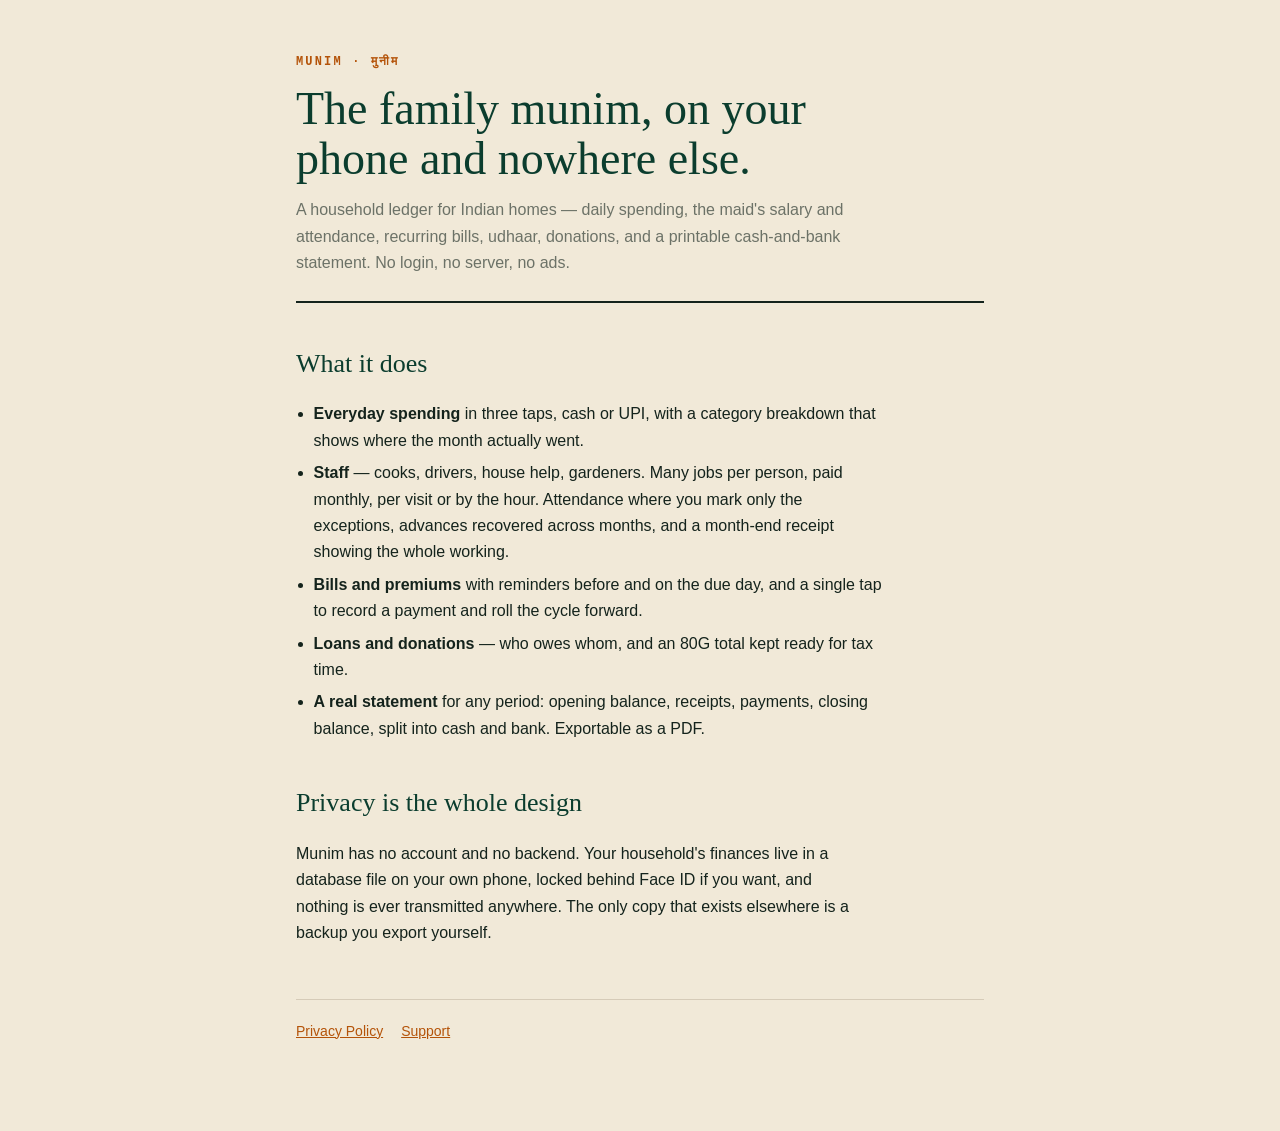
<file: index.html>
<!doctype html>
<html lang="en">
<meta charset="utf-8">
<meta name="viewport" content="width=device-width,initial-scale=1">
<title>Munim — household accounts that never leave your phone</title>
<link rel="stylesheet" href="style.css">
<div class="wrap">
  <header>
    <p class="brand">Munim · मुनीम</p>
    <h1>The family munim, on your phone and nowhere else.</h1>
    <p class="sub">A household ledger for Indian homes — daily spending, the maid's salary and
    attendance, recurring bills, udhaar, donations, and a printable cash-and-bank statement.
    No login, no server, no ads.</p>
  </header>

  <h2>What it does</h2>
  <ul>
    <li><strong>Everyday spending</strong> in three taps, cash or UPI, with a category breakdown
    that shows where the month actually went.</li>
    <li><strong>Staff</strong> — cooks, drivers, house help, gardeners. Many jobs per person, paid
    monthly, per visit or by the hour. Attendance where you mark only the exceptions, advances
    recovered across months, and a month-end receipt showing the whole working.</li>
    <li><strong>Bills and premiums</strong> with reminders before and on the due day, and a single
    tap to record a payment and roll the cycle forward.</li>
    <li><strong>Loans and donations</strong> — who owes whom, and an 80G total kept ready for tax
    time.</li>
    <li><strong>A real statement</strong> for any period: opening balance, receipts, payments,
    closing balance, split into cash and bank. Exportable as a PDF.</li>
  </ul>

  <h2>Privacy is the whole design</h2>
  <p>Munim has no account and no backend. Your household's finances live in a database file on
  your own phone, locked behind Face ID if you want, and nothing is ever transmitted anywhere.
  The only copy that exists elsewhere is a backup you export yourself.</p>

  <footer>
    <a href="privacy.html">Privacy Policy</a><a href="support.html">Support</a>
  </footer>
</div>
</html>
</file>
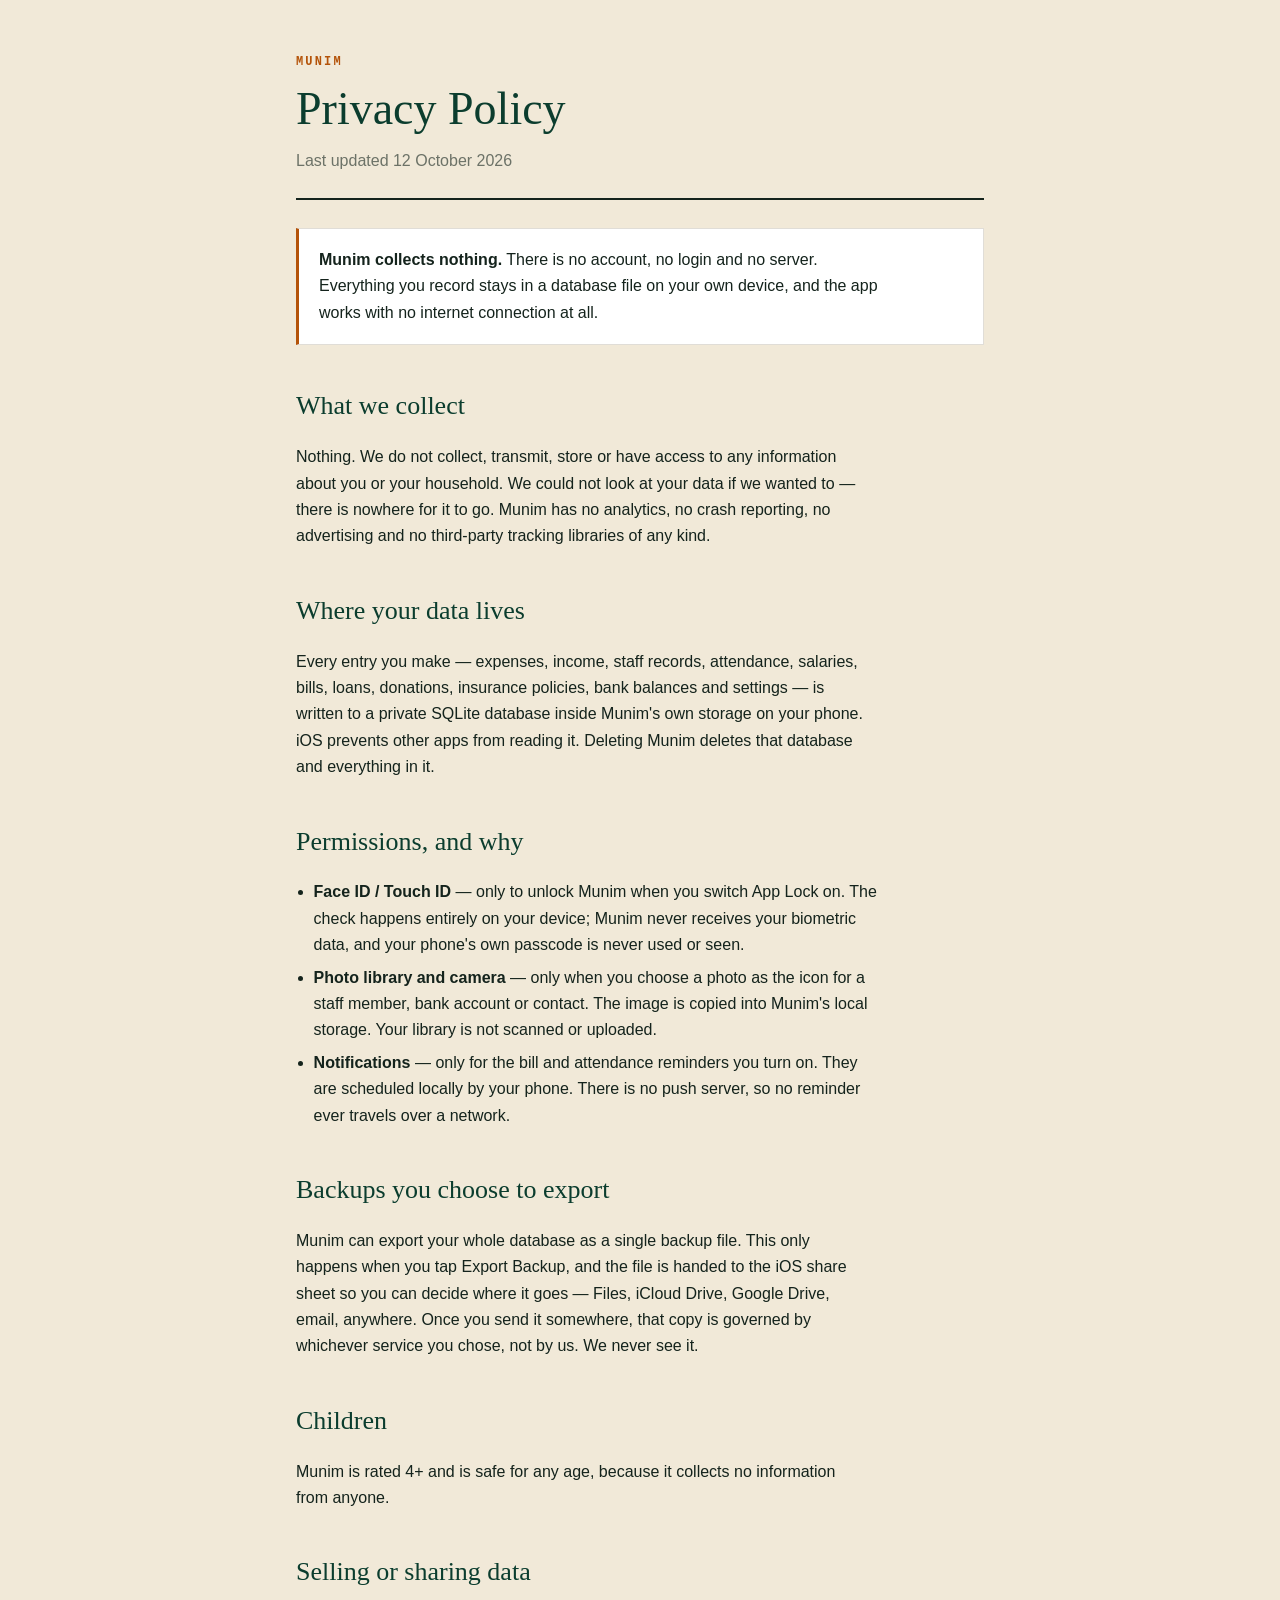
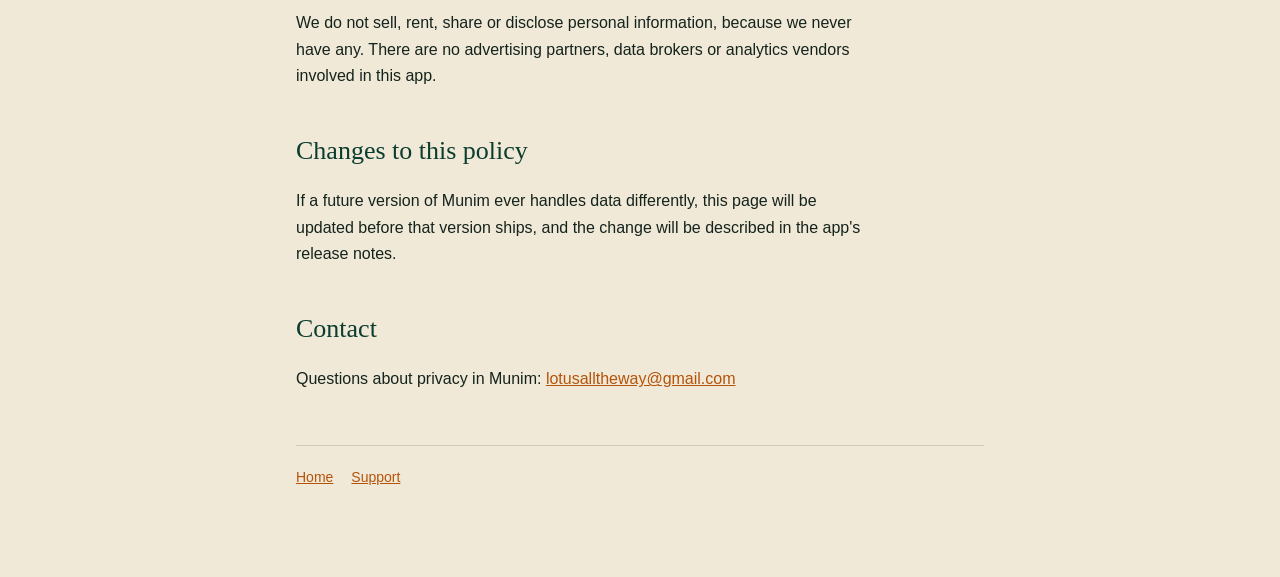
<file: privacy.html>
<!doctype html>
<html lang="en">
<meta charset="utf-8">
<meta name="viewport" content="width=device-width,initial-scale=1">
<title>Privacy Policy — Munim</title>
<link rel="stylesheet" href="style.css">
<div class="wrap">
  <header>
    <p class="brand">Munim</p>
    <h1>Privacy Policy</h1>
    <p class="sub">Last updated 12 October 2026</p>
  </header>

  <div class="callout">
    <p><strong>Munim collects nothing.</strong> There is no account, no login and no server.
    Everything you record stays in a database file on your own device, and the app works
    with no internet connection at all.</p>
  </div>

  <h2>What we collect</h2>
  <p>Nothing. We do not collect, transmit, store or have access to any information about you
  or your household. We could not look at your data if we wanted to — there is nowhere for it
  to go. Munim has no analytics, no crash reporting, no advertising and no third-party
  tracking libraries of any kind.</p>

  <h2>Where your data lives</h2>
  <p>Every entry you make — expenses, income, staff records, attendance, salaries, bills,
  loans, donations, insurance policies, bank balances and settings — is written to a private
  SQLite database inside Munim's own storage on your phone. iOS prevents other apps from
  reading it. Deleting Munim deletes that database and everything in it.</p>

  <h2>Permissions, and why</h2>
  <ul>
    <li><strong>Face ID / Touch ID</strong> — only to unlock Munim when you switch App Lock on.
    The check happens entirely on your device; Munim never receives your biometric data, and
    your phone's own passcode is never used or seen.</li>
    <li><strong>Photo library and camera</strong> — only when you choose a photo as the icon for
    a staff member, bank account or contact. The image is copied into Munim's local storage.
    Your library is not scanned or uploaded.</li>
    <li><strong>Notifications</strong> — only for the bill and attendance reminders you turn on.
    They are scheduled locally by your phone. There is no push server, so no reminder ever
    travels over a network.</li>
  </ul>

  <h2>Backups you choose to export</h2>
  <p>Munim can export your whole database as a single backup file. This only happens when you
  tap Export Backup, and the file is handed to the iOS share sheet so you can decide where it
  goes — Files, iCloud Drive, Google Drive, email, anywhere. Once you send it somewhere, that
  copy is governed by whichever service you chose, not by us. We never see it.</p>

  <h2>Children</h2>
  <p>Munim is rated 4+ and is safe for any age, because it collects no information from anyone.</p>

  <h2>Selling or sharing data</h2>
  <p>We do not sell, rent, share or disclose personal information, because we never have any.
  There are no advertising partners, data brokers or analytics vendors involved in this app.</p>

  <h2>Changes to this policy</h2>
  <p>If a future version of Munim ever handles data differently, this page will be updated
  before that version ships, and the change will be described in the app's release notes.</p>

  <h2>Contact</h2>
  <p>Questions about privacy in Munim: <a href="mailto:lotusalltheway@gmail.com">lotusalltheway@gmail.com</a></p>

  <footer>
    <a href="index.html">Home</a><a href="support.html">Support</a>
  </footer>
</div>
</html>
</file>
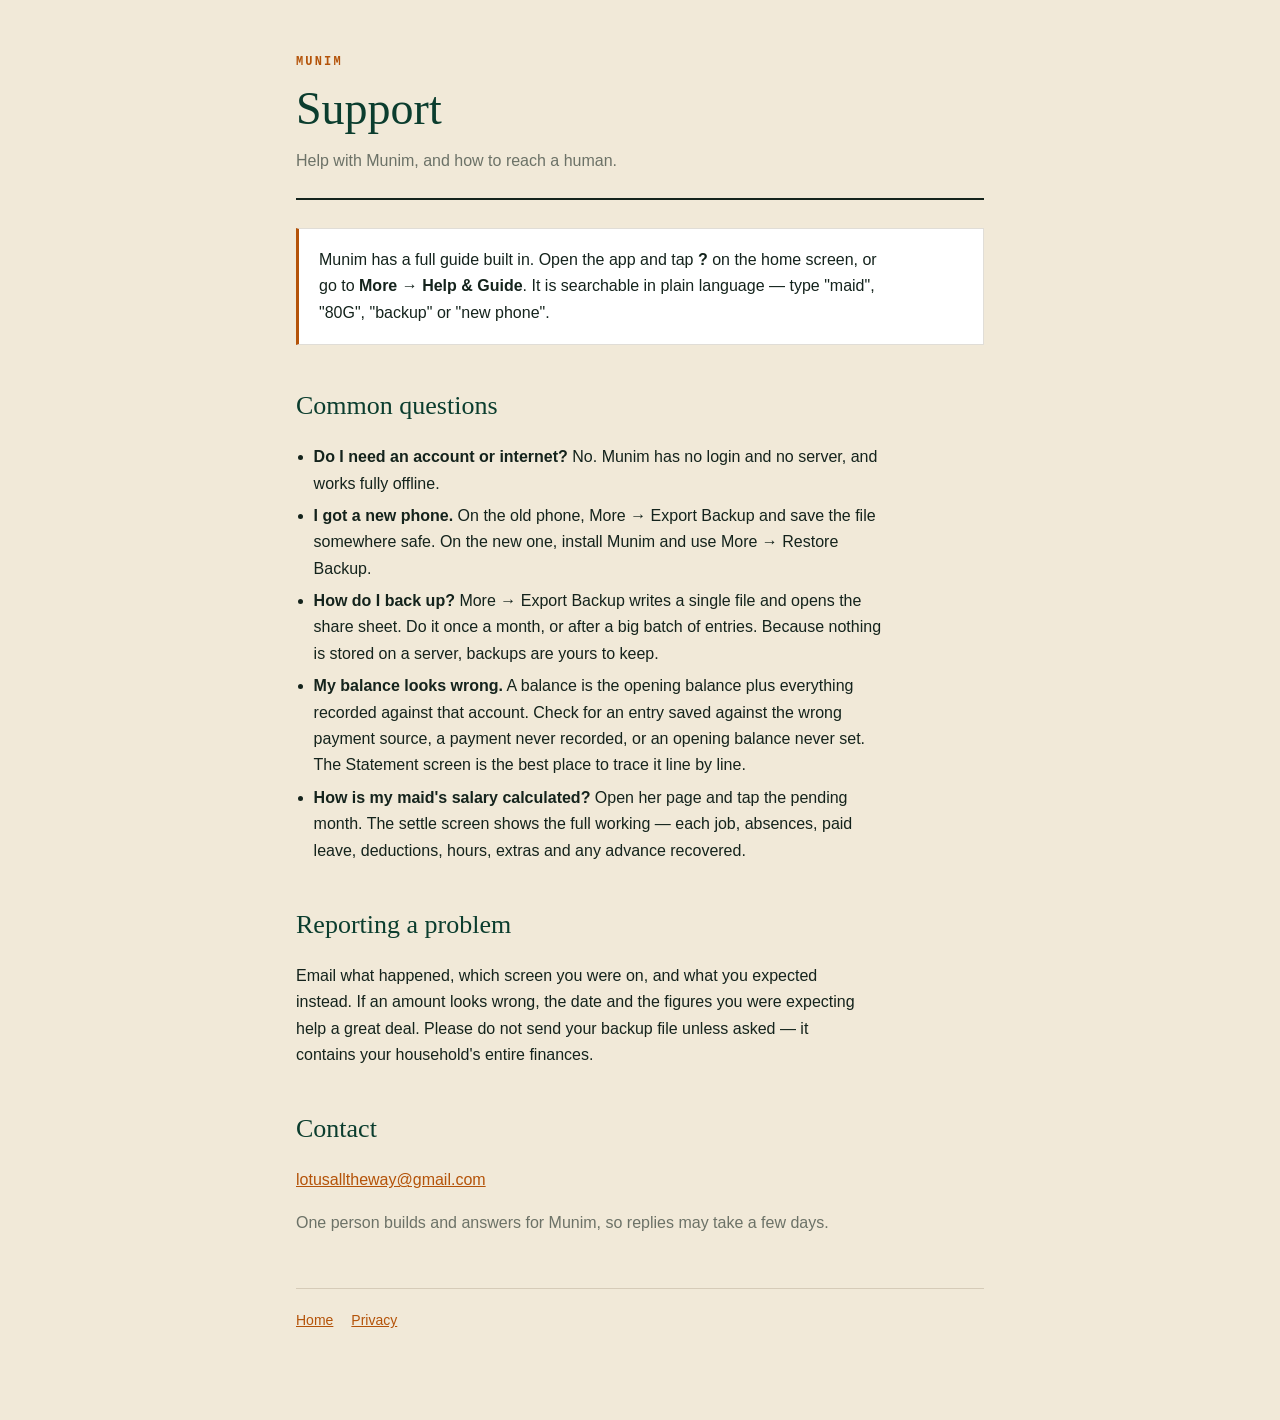
<file: support.html>
<!doctype html>
<html lang="en">
<meta charset="utf-8">
<meta name="viewport" content="width=device-width,initial-scale=1">
<title>Support — Munim</title>
<link rel="stylesheet" href="style.css">
<div class="wrap">
  <header>
    <p class="brand">Munim</p>
    <h1>Support</h1>
    <p class="sub">Help with Munim, and how to reach a human.</p>
  </header>

  <div class="callout">
    <p>Munim has a full guide built in. Open the app and tap <strong>?</strong> on the home
    screen, or go to <strong>More → Help &amp; Guide</strong>. It is searchable in plain
    language — type "maid", "80G", "backup" or "new phone".</p>
  </div>

  <h2>Common questions</h2>
  <ul>
    <li><strong>Do I need an account or internet?</strong> No. Munim has no login and no server,
    and works fully offline.</li>
    <li><strong>I got a new phone.</strong> On the old phone, More → Export Backup and save the
    file somewhere safe. On the new one, install Munim and use More → Restore Backup.</li>
    <li><strong>How do I back up?</strong> More → Export Backup writes a single file and opens the
    share sheet. Do it once a month, or after a big batch of entries. Because nothing is stored
    on a server, backups are yours to keep.</li>
    <li><strong>My balance looks wrong.</strong> A balance is the opening balance plus everything
    recorded against that account. Check for an entry saved against the wrong payment source, a
    payment never recorded, or an opening balance never set. The Statement screen is the best
    place to trace it line by line.</li>
    <li><strong>How is my maid's salary calculated?</strong> Open her page and tap the pending
    month. The settle screen shows the full working — each job, absences, paid leave, deductions,
    hours, extras and any advance recovered.</li>
  </ul>

  <h2>Reporting a problem</h2>
  <p>Email what happened, which screen you were on, and what you expected instead. If an amount
  looks wrong, the date and the figures you were expecting help a great deal. Please do not send
  your backup file unless asked — it contains your household's entire finances.</p>

  <h2>Contact</h2>
  <p><a href="mailto:lotusalltheway@gmail.com">lotusalltheway@gmail.com</a></p>
  <p class="sub">One person builds and answers for Munim, so replies may take a few days.</p>

  <footer>
    <a href="index.html">Home</a><a href="privacy.html">Privacy</a>
  </footer>
</div>
</html>
</file>
<file: style.css>
:root{
  --ground:#F1E9D8; --sheet:#FFFFFF; --ink:#14231C; --mute:rgba(20,35,28,.6);
  --deep:#0B3D2E; --accent:#B45309; --rule:rgba(90,70,40,.18);
}
@media (prefers-color-scheme:dark){
  :root:not([data-theme="light"]){
    --ground:#10150F; --sheet:#1A211A; --ink:#E9E2D2; --mute:rgba(233,226,210,.6);
    --deep:#A7E9C4; --accent:#F0B237; --rule:rgba(230,215,180,.18);
  }
}
*{box-sizing:border-box}
body{
  margin:0; background:var(--ground); color:var(--ink);
  font:16px/1.65 ui-sans-serif,-apple-system,"Segoe UI",Roboto,"Helvetica Neue",Arial,sans-serif;
  -webkit-font-smoothing:antialiased;
}
.wrap{max-width:46rem; margin:0 auto; padding:0 24px 88px}
header{padding:56px 0 24px; border-bottom:2px solid var(--ink)}
.brand{
  font:600 12px/1 ui-monospace,SFMono-Regular,Menlo,monospace;
  letter-spacing:.18em; text-transform:uppercase; color:var(--accent); margin:0 0 16px;
}
h1{
  font-family:"Iowan Old Style","Palatino Linotype",Palatino,Georgia,serif; font-weight:400;
  font-size:clamp(30px,6vw,46px); line-height:1.08; margin:0; color:var(--deep); text-wrap:balance;
}
.sub{margin:14px 0 0; color:var(--mute)}
h2{
  font-family:"Iowan Old Style","Palatino Linotype",Palatino,Georgia,serif; font-weight:400;
  font-size:clamp(20px,3.4vw,26px); margin:40px 0 10px; color:var(--deep);
}
p,li{max-width:64ch}
ul{padding-left:1.1rem}
li{margin:6px 0}
strong{font-weight:650}
a{color:var(--accent)}
.callout{
  background:var(--sheet); border:1px solid var(--rule); border-left:3px solid var(--accent);
  padding:18px 20px; margin:28px 0;
}
.callout p{margin:0}
footer{margin-top:52px; padding-top:20px; border-top:1px solid var(--rule); color:var(--mute); font-size:14px}
footer a{margin-right:18px}
</file>
